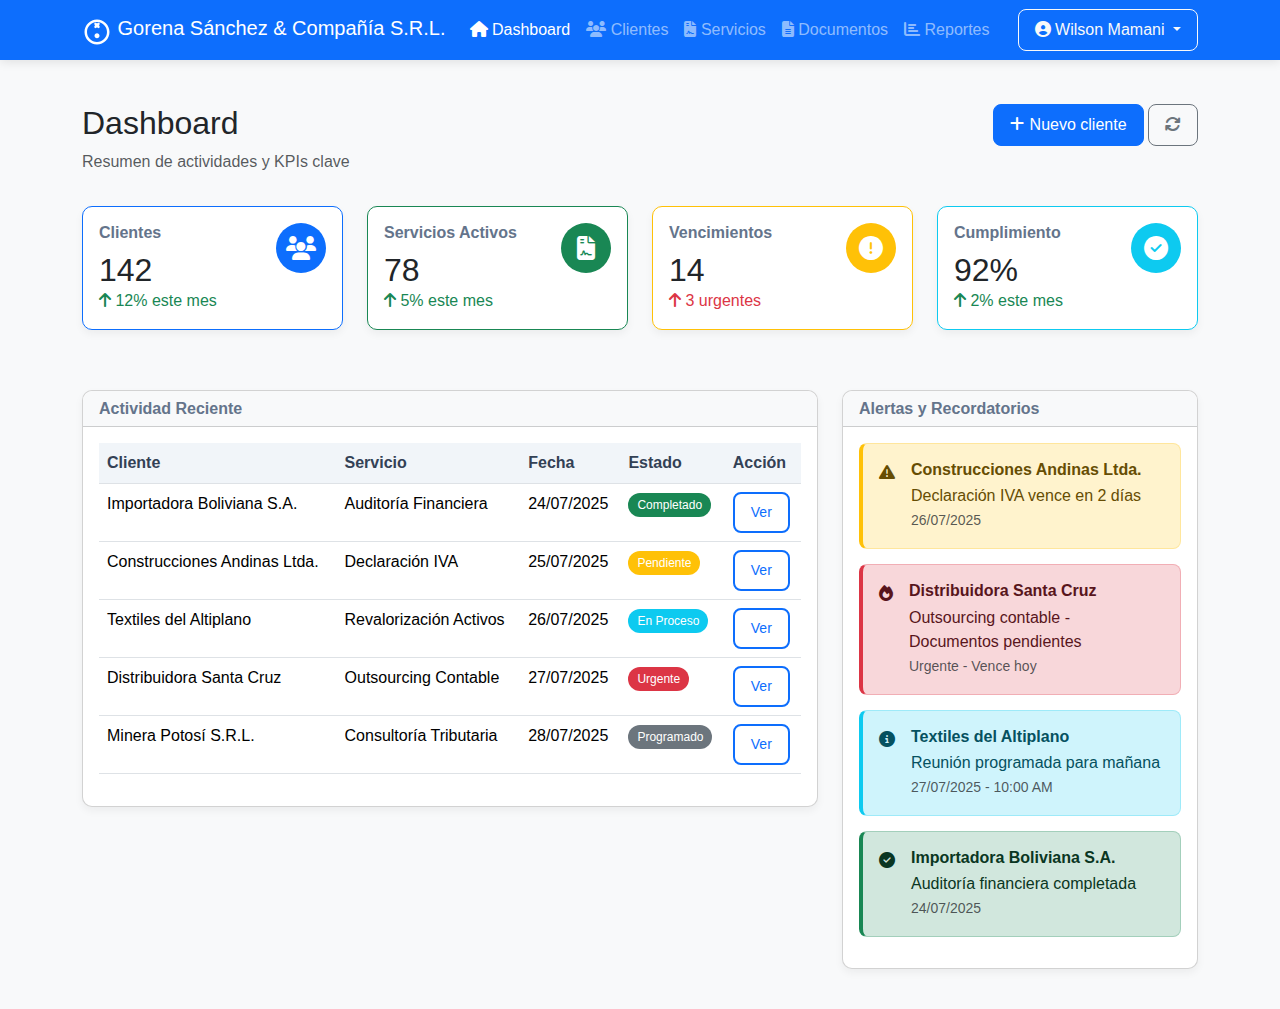
<file: index.html>
<!DOCTYPE html>
<html lang="es">
<head>
    <meta charset="UTF-8">
    <meta name="viewport" content="width=device-width, initial-scale=1.0">
    <title>Dashboard - Gorena Sánchez & Compañía S.R.L.</title>
    <link href="https://cdn.jsdelivr.net/npm/bootstrap@5.3.0/dist/css/bootstrap.min.css" rel="stylesheet">
    <link rel="stylesheet" href="https://cdnjs.cloudflare.com/ajax/libs/font-awesome/6.4.0/css/all.min.css">
    <link rel="stylesheet" href="styles.css">
</head>
<body>
    <!-- Barra de navegación -->
    <nav class="navbar navbar-expand-lg navbar-dark bg-primary">
        <div class="container">
            <a class="navbar-brand" href="index.html">
                <img src="[data-uri]" alt="Logo" width="30" height="30" class="d-inline-block align-text-top">
                Gorena Sánchez & Compañía S.R.L.
            </a>
            <button class="navbar-toggler" type="button" data-bs-toggle="collapse" data-bs-target="#navbarNav">
                <span class="navbar-toggler-icon"></span>
            </button>
            <div class="collapse navbar-collapse" id="navbarNav">
                <ul class="navbar-nav me-auto">
                    <li class="nav-item">
                        <a class="nav-link active" href="index.html"><i class="fas fa-home"></i> Dashboard</a>
                    </li>
                    <li class="nav-item">
                        <a class="nav-link" href="clientes.html"><i class="fas fa-users"></i> Clientes</a>
                    </li>
                    <li class="nav-item">
                        <a class="nav-link" href="servicios.html"><i class="fas fa-file-contract"></i> Servicios</a>
                    </li>
                    <li class="nav-item">
                        <a class="nav-link" href="documentos.html"><i class="fas fa-file-alt"></i> Documentos</a>
                    </li>
                    <li class="nav-item">
                        <a class="nav-link" href="reportes.html"><i class="fas fa-chart-bar"></i> Reportes</a>
                    </li>
                </ul>
                <div class="d-flex">
                    <div class="dropdown">
                        <button class="btn btn-outline-light dropdown-toggle" type="button" id="userDropdown" data-bs-toggle="dropdown">
                            <i class="fas fa-user-circle"></i> Wilson Mamani
                        </button>
                        <ul class="dropdown-menu dropdown-menu-end">
                            <li><a class="dropdown-item" href="#"><i class="fas fa-cog"></i> Configuración</a></li>
                            <li><a class="dropdown-item" href="#"><i class="fas fa-sign-out-alt"></i> Cerrar sesión</a></li>
                        </ul>
                    </div>
                </div>
            </div>
        </div>
    </nav>

    <!-- Contenido principal -->
    <div class="container mt-4">
        <section id="dashboard">
            <div class="row">
                <div class="col-md-8">
                    <h2>Dashboard</h2>
                    <p class="text-muted">Resumen de actividades y KPIs clave</p>
                </div>
                <div class="col-md-4 text-end">
                    <a href="clientes.html" class="btn btn-primary"><i class="fas fa-plus"></i> Nuevo cliente</a>
                    <button class="btn btn-outline-secondary"><i class="fas fa-sync"></i></button>
                </div>
            </div>

            <div class="row mt-3">
                <!-- Tarjetas de KPIs -->
                <div class="col-md-3 mb-4">
                    <div class="card border-primary">
                        <div class="card-body">
                            <div class="d-flex justify-content-between">
                                <div>
                                    <h5 class="card-title">Clientes</h5>
                                    <h2 class="card-text">142</h2>
                                </div>
                                <div class="icon-circle bg-primary">
                                    <i class="fas fa-users text-white"></i>
                                </div>
                            </div>
                            <p class="card-text text-success"><i class="fas fa-arrow-up"></i> 12% este mes</p>
                        </div>
                    </div>
                </div>
                <div class="col-md-3 mb-4">
                    <div class="card border-success">
                        <div class="card-body">
                            <div class="d-flex justify-content-between">
                                <div>
                                    <h5 class="card-title">Servicios Activos</h5>
                                    <h2 class="card-text">78</h2>
                                </div>
                                <div class="icon-circle bg-success">
                                    <i class="fas fa-file-contract text-white"></i>
                                </div>
                            </div>
                            <p class="card-text text-success"><i class="fas fa-arrow-up"></i> 5% este mes</p>
                        </div>
                    </div>
                </div>
                <div class="col-md-3 mb-4">
                    <div class="card border-warning">
                        <div class="card-body">
                            <div class="d-flex justify-content-between">
                                <div>
                                    <h5 class="card-title">Vencimientos</h5>
                                    <h2 class="card-text">14</h2>
                                </div>
                                <div class="icon-circle bg-warning">
                                    <i class="fas fa-exclamation-circle text-white"></i>
                                </div>
                            </div>
                            <p class="card-text text-danger"><i class="fas fa-arrow-up"></i> 3 urgentes</p>
                        </div>
                    </div>
                </div>
                <div class="col-md-3 mb-4">
                    <div class="card border-info">
                        <div class="card-body">
                            <div class="d-flex justify-content-between">
                                <div>
                                    <h5 class="card-title">Cumplimiento</h5>
                                    <h2 class="card-text">92%</h2>
                                </div>
                                <div class="icon-circle bg-info">
                                    <i class="fas fa-check-circle text-white"></i>
                                </div>
                            </div>
                            <p class="card-text text-success"><i class="fas fa-arrow-up"></i> 2% este mes</p>
                        </div>
                    </div>
                </div>
            </div>

            <!-- Gráficos y tablas -->
            <div class="row mt-3">
                <div class="col-md-8">
                    <div class="card">
                        <div class="card-header bg-light">
                            <h5 class="card-title mb-0">Actividad Reciente</h5>
                        </div>
                        <div class="card-body">
                            <div class="table-responsive">
                                <table class="table table-hover">
                                    <thead>
                                        <tr>
                                            <th>Cliente</th>
                                            <th>Servicio</th>
                                            <th>Fecha</th>
                                            <th>Estado</th>
                                            <th>Acción</th>
                                        </tr>
                                    </thead>
                                    <tbody>
                                        <tr>
                                            <td>Importadora Boliviana S.A.</td>
                                            <td>Auditoría Financiera</td>
                                            <td>24/07/2025</td>
                                            <td><span class="badge bg-success">Completado</span></td>
                                            <td><button class="btn btn-sm btn-outline-primary">Ver</button></td>
                                        </tr>
                                        <tr>
                                            <td>Construcciones Andinas Ltda.</td>
                                            <td>Declaración IVA</td>
                                            <td>25/07/2025</td>
                                            <td><span class="badge bg-warning">Pendiente</span></td>
                                            <td><button class="btn btn-sm btn-outline-primary">Ver</button></td>
                                        </tr>
                                        <tr>
                                            <td>Textiles del Altiplano</td>
                                            <td>Revalorización Activos</td>
                                            <td>26/07/2025</td>
                                            <td><span class="badge bg-info">En Proceso</span></td>
                                            <td><button class="btn btn-sm btn-outline-primary">Ver</button></td>
                                        </tr>
                                        <tr>
                                            <td>Distribuidora Santa Cruz</td>
                                            <td>Outsourcing Contable</td>
                                            <td>27/07/2025</td>
                                            <td><span class="badge bg-danger">Urgente</span></td>
                                            <td><button class="btn btn-sm btn-outline-primary">Ver</button></td>
                                        </tr>
                                        <tr>
                                            <td>Minera Potosí S.R.L.</td>
                                            <td>Consultoría Tributaria</td>
                                            <td>28/07/2025</td>
                                            <td><span class="badge bg-secondary">Programado</span></td>
                                            <td><button class="btn btn-sm btn-outline-primary">Ver</button></td>
                                        </tr>
                                    </tbody>
                                </table>
                            </div>
                        </div>
                    </div>
                </div>
                <div class="col-md-4">
                    <div class="card">
                        <div class="card-header bg-light">
                            <h5 class="card-title mb-0">Alertas y Recordatorios</h5>
                        </div>
                        <div class="card-body">
                            <div class="alert alert-warning">
                                <div class="d-flex">
                                    <i class="fas fa-exclamation-triangle me-3 mt-1"></i>
                                    <div>
                                        <h6>Construcciones Andinas Ltda.</h6>
                                        <p class="mb-0">Declaración IVA vence en 2 días</p>
                                        <small class="text-muted">26/07/2025</small>
                                    </div>
                                </div>
                            </div>
                            <div class="alert alert-danger">
                                <div class="d-flex">
                                    <i class="fas fa-fire me-3 mt-1"></i>
                                    <div>
                                        <h6>Distribuidora Santa Cruz</h6>
                                        <p class="mb-0">Outsourcing contable - Documentos pendientes</p>
                                        <small class="text-muted">Urgente - Vence hoy</small>
                                    </div>
                                </div>
                            </div>
                            <div class="alert alert-info">
                                <div class="d-flex">
                                    <i class="fas fa-info-circle me-3 mt-1"></i>
                                    <div>
                                        <h6>Textiles del Altiplano</h6>
                                        <p class="mb-0">Reunión programada para mañana</p>
                                        <small class="text-muted">27/07/2025 - 10:00 AM</small>
                                    </div>
                                </div>
                            </div>
                            <div class="alert alert-success">
                                <div class="d-flex">
                                    <i class="fas fa-check-circle me-3 mt-1"></i>
                                    <div>
                                        <h6>Importadora Boliviana S.A.</h6>
                                        <p class="mb-0">Auditoría financiera completada</p>
                                        <small class="text-muted">24/07/2025</small>
                                    </div>
                                </div>
                            </div>
                        </div>
                    </div>
                </div>
            </div>
        </section>
    </div>

    <script src="https://cdn.jsdelivr.net/npm/bootstrap@5.3.0/dist/js/bootstrap.bundle.min.js"></script>
    <script src="script.js"></script>
</body>
</html>
</file>
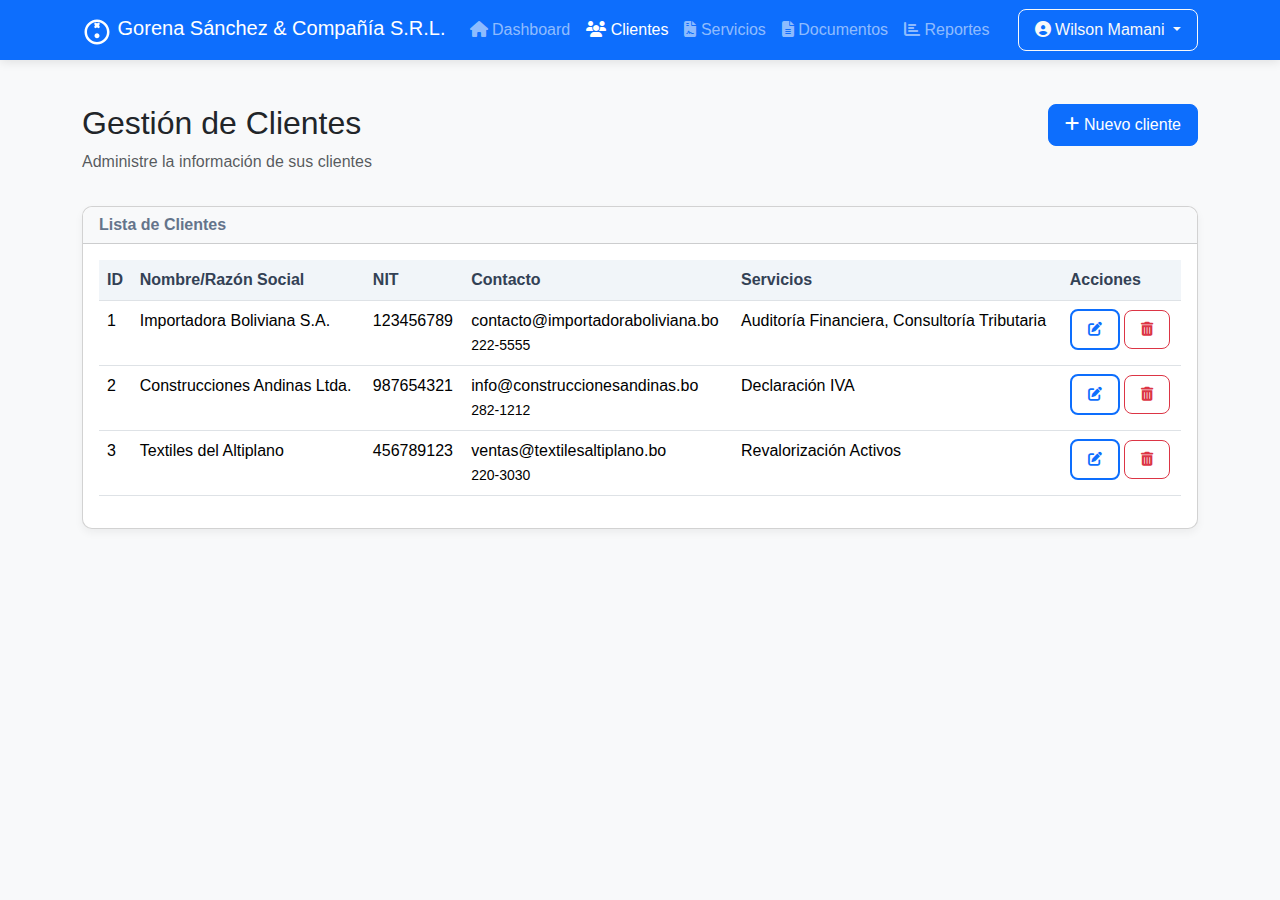
<file: clientes.html>
<!DOCTYPE html>
<html lang="es">
<head>
    <meta charset="UTF-8">
    <meta name="viewport" content="width=device-width, initial-scale=1.0">
    <title>Clientes - Gorena Sánchez & Compañía S.R.L.</title>
    <link href="https://cdn.jsdelivr.net/npm/bootstrap@5.3.0/dist/css/bootstrap.min.css" rel="stylesheet">
    <link rel="stylesheet" href="https://cdnjs.cloudflare.com/ajax/libs/font-awesome/6.4.0/css/all.min.css">
    <link rel="stylesheet" href="styles.css">
</head>
<body>
    <nav class="navbar navbar-expand-lg navbar-dark bg-primary">
        <div class="container">
            <a class="navbar-brand" href="index.html">
                <img src="[data-uri]" alt="Logo" width="30" height="30" class="d-inline-block align-text-top">
                Gorena Sánchez & Compañía S.R.L.
            </a>
            <button class="navbar-toggler" type="button" data-bs-toggle="collapse" data-bs-target="#navbarNav">
                <span class="navbar-toggler-icon"></span>
            </button>
            <div class="collapse navbar-collapse" id="navbarNav">
                <ul class="navbar-nav me-auto">
                    <li class="nav-item">
                        <a class="nav-link" href="index.html"><i class="fas fa-home"></i> Dashboard</a>
                    </li>
                    <li class="nav-item">
                        <a class="nav-link active" href="clientes.html"><i class="fas fa-users"></i> Clientes</a>
                    </li>
                    <li class="nav-item">
                        <a class="nav-link" href="servicios.html"><i class="fas fa-file-contract"></i> Servicios</a>
                    </li>
                    <li class="nav-item">
                        <a class="nav-link" href="documentos.html"><i class="fas fa-file-alt"></i> Documentos</a>
                    </li>
                    <li class="nav-item">
                        <a class="nav-link" href="reportes.html"><i class="fas fa-chart-bar"></i> Reportes</a>
                    </li>
                </ul>
                <div class="d-flex">
                    <div class="dropdown">
                        <button class="btn btn-outline-light dropdown-toggle" type="button" id="userDropdown" data-bs-toggle="dropdown">
                            <i class="fas fa-user-circle"></i> Wilson Mamani
                        </button>
                        <ul class="dropdown-menu dropdown-menu-end">
                            <li><a class="dropdown-item" href="#"><i class="fas fa-cog"></i> Configuración</a></li>
                            <li><a class="dropdown-item" href="#"><i class="fas fa-sign-out-alt"></i> Cerrar sesión</a></li>
                        </ul>
                    </div>
                </div>
            </div>
        </div>
    </nav>

    <div class="container mt-4">
        <section id="clientes">
            <div class="row">
                <div class="col-md-8">
                    <h2>Gestión de Clientes</h2>
                    <p class="text-muted">Administre la información de sus clientes</p>
                </div>
                <div class="col-md-4 text-end">
                    <button class="btn btn-primary" data-bs-toggle="modal" data-bs-target="#modalCliente"><i class="fas fa-plus"></i> Nuevo cliente</button>
                </div>
            </div>

            <div class="row mt-3">
                <div class="col-md-12">
                    <div class="card">
                        <div class="card-header bg-light">
                            <h5 class="card-title mb-0">Lista de Clientes</h5>
                        </div>
                        <div class="card-body">
                            <div class="table-responsive">
                                <table class="table table-hover">
                                    <thead>
                                        <tr>
                                            <th>ID</th>
                                            <th>Nombre/Razón Social</th>
                                            <th>NIT</th>
                                            <th>Contacto</th>
                                            <th>Servicios</th>
                                            <th>Acciones</th>
                                        </tr>
                                    </thead>
                                    <tbody>
                                        <tr>
                                            <td>1</td>
                                            <td>Importadora Boliviana S.A.</td>
                                            <td>123456789</td>
                                            <td>contacto@importadoraboliviana.bo<br><small>222-5555</small></td>
                                            <td>Auditoría Financiera, Consultoría Tributaria</td>
                                            <td>
                                                <button class="btn btn-sm btn-outline-primary">
                                                    <i class="fas fa-edit"></i>
                                                </button>
                                                <button class="btn btn-sm btn-outline-danger">
                                                    <i class="fas fa-trash-alt"></i>
                                                </button>
                                            </td>
                                        </tr>
                                        <tr>
                                            <td>2</td>
                                            <td>Construcciones Andinas Ltda.</td>
                                            <td>987654321</td>
                                            <td>info@construccionesandinas.bo<br><small>282-1212</small></td>
                                            <td>Declaración IVA</td>
                                            <td>
                                                <button class="btn btn-sm btn-outline-primary">
                                                    <i class="fas fa-edit"></i>
                                                </button>
                                                <button class="btn btn-sm btn-outline-danger">
                                                    <i class="fas fa-trash-alt"></i>
                                                </button>
                                            </td>
                                        </tr>
                                        <tr>
                                            <td>3</td>
                                            <td>Textiles del Altiplano</td>
                                            <td>456789123</td>
                                            <td>ventas@textilesaltiplano.bo<br><small>220-3030</small></td>
                                            <td>Revalorización Activos</td>
                                            <td>
                                                <button class="btn btn-sm btn-outline-primary">
                                                    <i class="fas fa-edit"></i>
                                                </button>
                                                <button class="btn btn-sm btn-outline-danger">
                                                    <i class="fas fa-trash-alt"></i>
                                                </button>
                                            </td>
                                        </tr>
                                    </tbody>
                                </table>
                            </div>
                        </div>
                    </div>
                </div>
            </div>

            <!-- Modal para nuevo cliente -->
            <div class="modal fade" id="modalCliente" tabindex="-1">
                <div class="modal-dialog modal-lg">
                    <div class="modal-content">
                        <div class="modal-header">
                            <h5 class="modal-title">Nuevo Cliente</h5>
                            <button type="button" class="btn-close" data-bs-dismiss="modal"></button>
                        </div>
                        <div class="modal-body">
                            <form>
                                <div class="row">
                                    <div class="col-md-6">
                                        <div class="mb-3">
                                            <label for="nombre" class="form-label">Nombre/Razón Social</label>
                                            <input type="text" class="form-control" id="nombre" required>
                                        </div>
                                    </div>
                                    <div class="col-md-6">
                                        <div class="mb-3">
                                            <label for="nit" class="form-label">NIT</label>
                                            <input type="text" class="form-control" id="nit" required>
                                        </div>
                                    </div>
                                </div>
                                <div class="row">
                                    <div class="col-md-6">
                                        <div class="mb-3">
                                            <label for="direccion" class="form-label">Dirección</label>
                                            <input type="text" class="form-control" id="direccion" required>
                                        </div>
                                    </div>
                                    <div class="col-md-6">
                                        <div class="mb-3">
                                            <label for="telefono" class="form-label">Teléfono</label>
                                            <input type="text" class="form-control" id="telefono" required>
                                        </div>
                                    </div>
                                </div>
                                <div class="row">
                                    <div class="col-md-6">
                                        <div class="mb-3">
                                            <label for="email" class="form-label">Email</label>
                                            <input type="email" class="form-control" id="email" required>
                                        </div>
                                    </div>
                                    <div class="col-md-6">
                                        <div class="mb-3">
                                            <label for="servicios" class="form-label">Servicios</label>
                                            <select class="form-select" id="servicios" multiple>
                                                <option value="1">Auditoría Financiera</option>
                                                <option value="2">Declaración IVA</option>
                                                <option value="3">Consultoría Tributaria</option>
                                                <option value="4">Revalorización Activos</option>
                                                <option value="5">Outsourcing Contable</option>
                                            </select>
                                        </div>
                                    </div>
                                </div>
                            </form>
                        </div>
                        <div class="modal-footer">
                            <button type="button" class="btn btn-secondary" data-bs-dismiss="modal">Cancelar</button>
                            <button type="button" class="btn btn-primary">Guardar</button>
                        </div>
                    </div>
                </div>
            </div>
        </section>
    </div>

    <script src="https://cdn.jsdelivr.net/npm/bootstrap@5.3.0/dist/js/bootstrap.bundle.min.js"></script>
    <script src="script.js"></script>
</body>
</html>
</file>
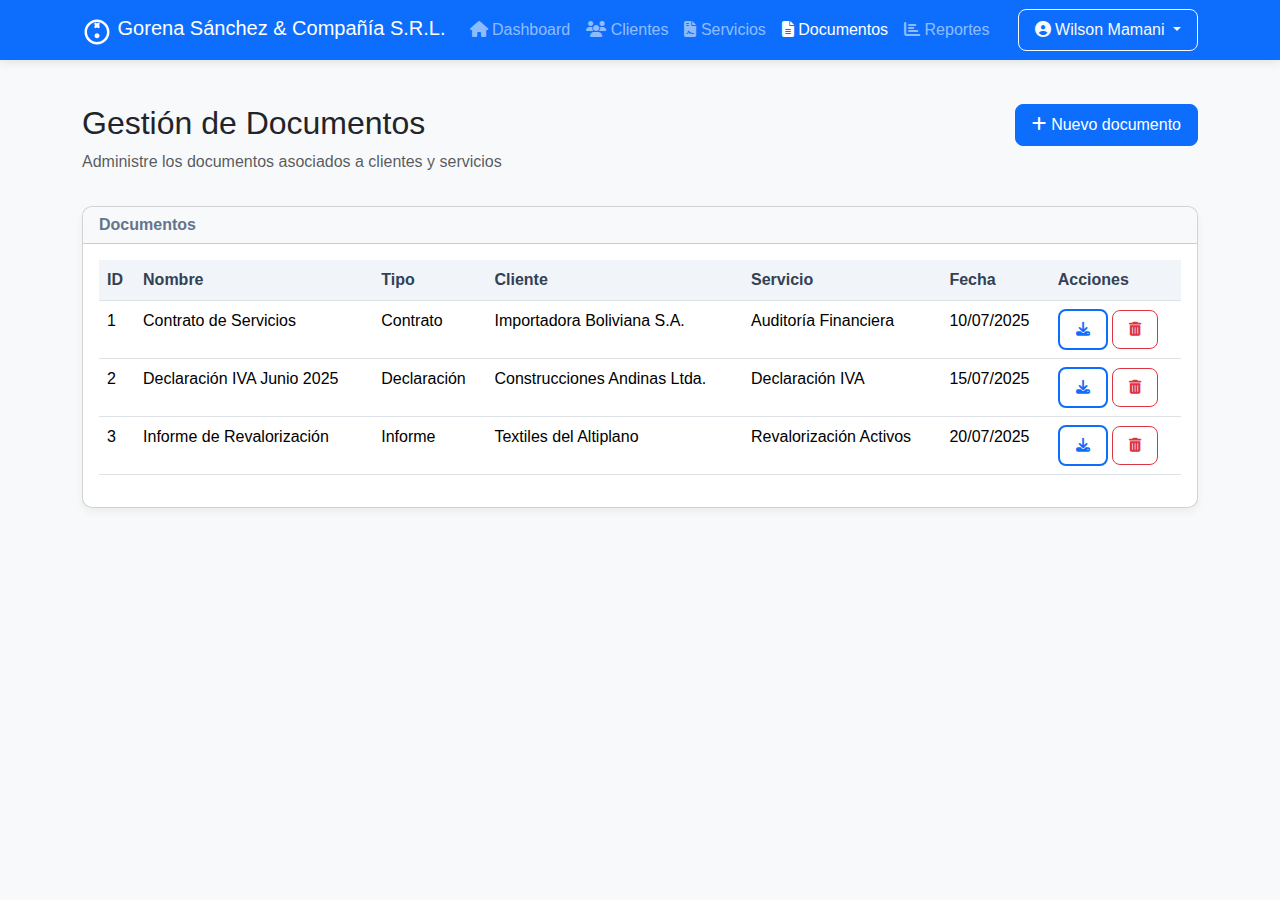
<file: documentos.html>
<!DOCTYPE html>
<html lang="es">
<head>
    <meta charset="UTF-8">
    <meta name="viewport" content="width=device-width, initial-scale=1.0">
    <title>Documentos - Gorena Sánchez & Compañía S.R.L.</title>
    <link href="https://cdn.jsdelivr.net/npm/bootstrap@5.3.0/dist/css/bootstrap.min.css" rel="stylesheet">
    <link rel="stylesheet" href="https://cdnjs.cloudflare.com/ajax/libs/font-awesome/6.4.0/css/all.min.css">
    <link rel="stylesheet" href="styles.css">
</head>
<body>
    <nav class="navbar navbar-expand-lg navbar-dark bg-primary">
        <div class="container">
            <a class="navbar-brand" href="index.html">
                <img src="[data-uri]" alt="Logo" width="30" height="30" class="d-inline-block align-text-top">
                Gorena Sánchez & Compañía S.R.L.
            </a>
            <button class="navbar-toggler" type="button" data-bs-toggle="collapse" data-bs-target="#navbarNav">
                <span class="navbar-toggler-icon"></span>
            </button>
            <div class="collapse navbar-collapse" id="navbarNav">
                <ul class="navbar-nav me-auto">
                    <li class="nav-item">
                        <a class="nav-link" href="index.html"><i class="fas fa-home"></i> Dashboard</a>
                    </li>
                    <li class="nav-item">
                        <a class="nav-link" href="clientes.html"><i class="fas fa-users"></i> Clientes</a>
                    </li>
                    <li class="nav-item">
                        <a class="nav-link" href="servicios.html"><i class="fas fa-file-contract"></i> Servicios</a>
                    </li>
                    <li class="nav-item">
                        <a class="nav-link active" href="documentos.html"><i class="fas fa-file-alt"></i> Documentos</a>
                    </li>
                    <li class="nav-item">
                        <a class="nav-link" href="reportes.html"><i class="fas fa-chart-bar"></i> Reportes</a>
                    </li>
                </ul>
                <div class="d-flex">
                    <div class="dropdown">
                        <button class="btn btn-outline-light dropdown-toggle" type="button" id="userDropdown" data-bs-toggle="dropdown">
                            <i class="fas fa-user-circle"></i> Wilson Mamani
                        </button>
                        <ul class="dropdown-menu dropdown-menu-end">
                            <li><a class="dropdown-item" href="#"><i class="fas fa-cog"></i> Configuración</a></li>
                            <li><a class="dropdown-item" href="#"><i class="fas fa-sign-out-alt"></i> Cerrar sesión</a></li>
                        </ul>
                    </div>
                </div>
            </div>
        </div>
    </nav>

    <div class="container mt-4">
        <section id="documentos">
            <div class="row">
                <div class="col-md-8">
                    <h2>Gestión de Documentos</h2>
                    <p class="text-muted">Administre los documentos asociados a clientes y servicios</p>
                </div>
                <div class="col-md-4 text-end">
                    <button class="btn btn-primary" data-bs-toggle="modal" data-bs-target="#modalDocumento"><i class="fas fa-plus"></i> Nuevo documento</button>
                </div>
            </div>

            <div class="row mt-3">
                <div class="col-md-12">
                    <div class="card">
                        <div class="card-header bg-light">
                            <h5 class="card-title mb-0">Documentos</h5>
                        </div>
                        <div class="card-body">
                            <div class="table-responsive">
                                <table class="table table-hover">
                                    <thead>
                                        <tr>
                                            <th>ID</th>
                                            <th>Nombre</th>
                                            <th>Tipo</th>
                                            <th>Cliente</th>
                                            <th>Servicio</th>
                                            <th>Fecha</th>
                                            <th>Acciones</th>
                                        </tr>
                                    </thead>
                                    <tbody>
                                        <tr>
                                            <td>1</td>
                                            <td>Contrato de Servicios</td>
                                            <td>Contrato</td>
                                            <td>Importadora Boliviana S.A.</td>
                                            <td>Auditoría Financiera</td>
                                            <td>10/07/2025</td>
                                            <td>
                                                <button class="btn btn-sm btn-outline-primary">
                                                    <i class="fas fa-download"></i>
                                                </button>
                                                <button class="btn btn-sm btn-outline-danger">
                                                    <i class="fas fa-trash-alt"></i>
                                                </button>
                                            </td>
                                        </tr>
                                        <tr>
                                            <td>2</td>
                                            <td>Declaración IVA Junio 2025</td>
                                            <td>Declaración</td>
                                            <td>Construcciones Andinas Ltda.</td>
                                            <td>Declaración IVA</td>
                                            <td>15/07/2025</td>
                                            <td>
                                                <button class="btn btn-sm btn-outline-primary">
                                                    <i class="fas fa-download"></i>
                                                </button>
                                                <button class="btn btn-sm btn-outline-danger">
                                                    <i class="fas fa-trash-alt"></i>
                                                </button>
                                            </td>
                                        </tr>
                                        <tr>
                                            <td>3</td>
                                            <td>Informe de Revalorización</td>
                                            <td>Informe</td>
                                            <td>Textiles del Altiplano</td>
                                            <td>Revalorización Activos</td>
                                            <td>20/07/2025</td>
                                            <td>
                                                <button class="btn btn-sm btn-outline-primary">
                                                    <i class="fas fa-download"></i>
                                                </button>
                                                <button class="btn btn-sm btn-outline-danger">
                                                    <i class="fas fa-trash-alt"></i>
                                                </button>
                                            </td>
                                        </tr>
                                    </tbody>
                                </table>
                            </div>
                        </div>
                    </div>
                </div>
            </div>

            <!-- Modal para nuevo documento -->
            <div class="modal fade" id="modalDocumento" tabindex="-1">
                <div class="modal-dialog modal-lg">
                    <div class="modal-content">
                        <div class="modal-header">
                            <h5 class="modal-title">Nuevo Documento</h5>
                            <button type="button" class="btn-close" data-bs-dismiss="modal"></button>
                        </div>
                        <div class="modal-body">
                            <form>
                                <div class="mb-3">
                                    <label for="nombreDocumento" class="form-label">Nombre del Documento</label>
                                    <input type="text" class="form-control" id="nombreDocumento" required>
                                </div>
                                <div class="row">
                                    <div class="col-md-6">
                                        <div class="mb-3">
                                            <label for="tipoDocumento" class="form-label">Tipo de Documento</label>
                                            <select class="form-select" id="tipoDocumento">
                                                <option value="Contrato">Contrato</option>
                                                <option value="Factura">Factura</option>
                                                <option value="Declaración">Declaración</option>
                                                <option value="Informe">Informe</option>
                                                <option value="Otro">Otro</option>
                                            </select>
                                        </div>
                                    </div>
                                    <div class="col-md-6">
                                        <div class="mb-3">
                                            <label for="fechaDocumento" class="form-label">Fecha</label>
                                            <input type="date" class="form-control" id="fechaDocumento" required>
                                        </div>
                                    </div>
                                </div>
                                <div class="row">
                                    <div class="col-md-6">
                                        <div class="mb-3">
                                            <label for="clienteDocumento" class="form-label">Cliente</label>
                                            <select class="form-select" id="clienteDocumento">
                                                <option value="1">Importadora Boliviana S.A.</option>
                                                <option value="2">Construcciones Andinas Ltda.</option>
                                                <option value="3">Textiles del Altiplano</option>
                                            </select>
                                        </div>
                                    </div>
                                    <div class="col-md-6">
                                        <div class="mb-3">
                                            <label for="servicioDocumento" class="form-label">Servicio</label>
                                            <select class="form-select" id="servicioDocumento">
                                                <option value="1">Auditoría Financiera</option>
                                                <option value="2">Declaración IVA</option>
                                                <option value="3">Consultoría Tributaria</option>
                                                <option value="4">Revalorización Activos</option>
                                            </select>
                                        </div>
                                    </div>
                                </div>
                                <div class="mb-3">
                                    <label for="archivoDocumento" class="form-label">Archivo</label>
                                    <input type="file" class="form-control" id="archivoDocumento">
                                </div>
                            </form>
                        </div>
                        <div class="modal-footer">
                            <button type="button" class="btn btn-secondary" data-bs-dismiss="modal">Cancelar</button>
                            <button type="button" class="btn btn-primary">Guardar</button>
                        </div>
                    </div>
                </div>
            </div>
        </section>
    </div>

    <script src="https://cdn.jsdelivr.net/npm/bootstrap@5.3.0/dist/js/bootstrap.bundle.min.js"></script>
    <script src="script.js"></script>
</body>
</html>
</file>
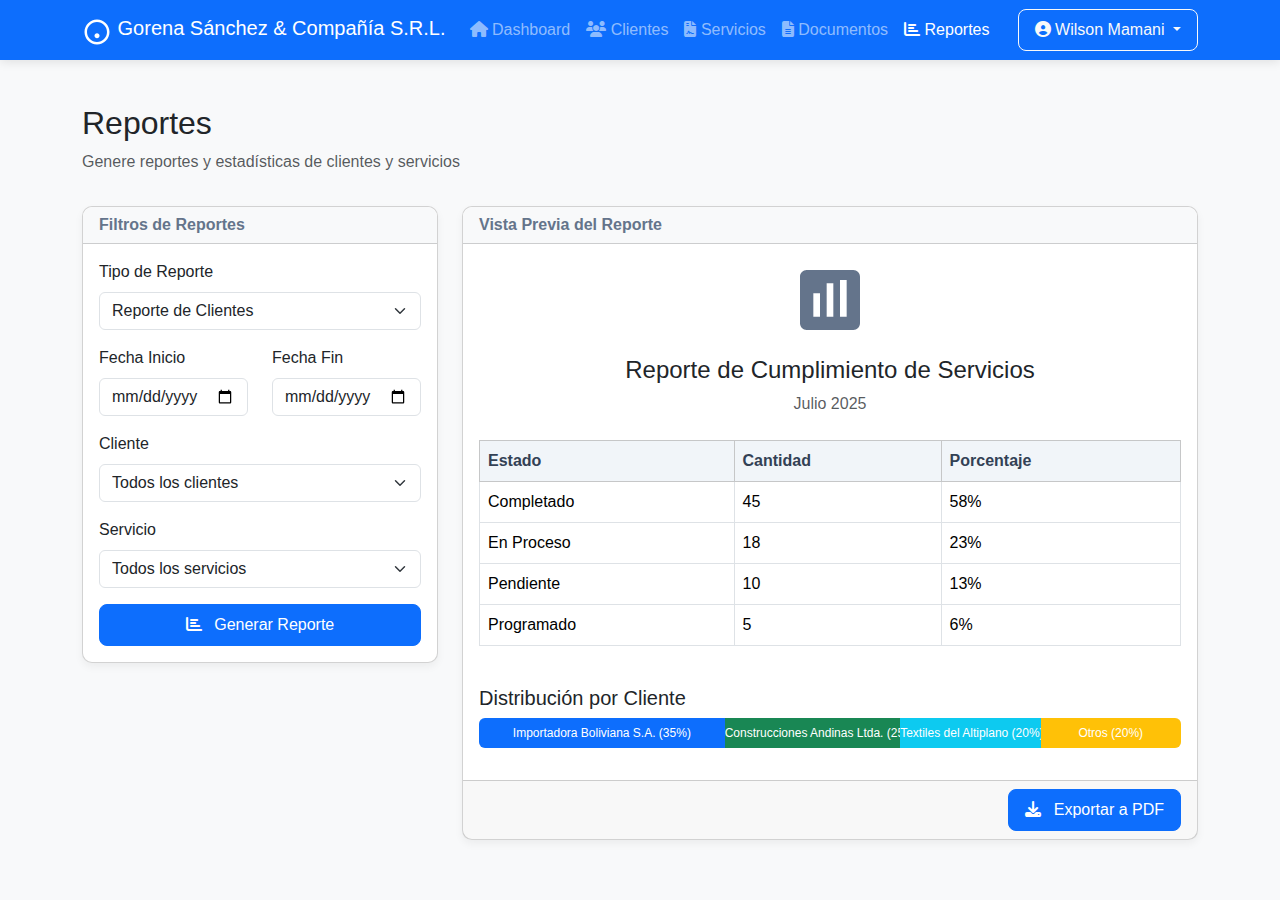
<file: reportes.html>
<!DOCTYPE html>
<html lang="es">
<head>
    <meta charset="UTF-8">
    <meta name="viewport" content="width=device-width, initial-scale=1.0">
    <title>Reportes - Gorena Sánchez & Compañía S.R.L.</title>
    <link href="https://cdn.jsdelivr.net/npm/bootstrap@5.3.0/dist/css/bootstrap.min.css" rel="stylesheet">
    <link rel="stylesheet" href="https://cdnjs.cloudflare.com/ajax/libs/font-awesome/6.4.0/css/all.min.css">
    <link rel="stylesheet" href="styles.css">
</head>
<body>
    <nav class="navbar navbar-expand-lg navbar-dark bg-primary">
        <div class="container">
            <a class="navbar-brand" href="index.html">
                <img src="[data-uri]" alt="Logo" width="30" height="30" class="d-inline-block align-text-top">
                Gorena Sánchez & Compañía S.R.L.
            </a>
            <button class="navbar-toggler" type="button" data-bs-toggle="collapse" data-bs-target="#navbarNav">
                <span class="navbar-toggler-icon"></span>
            </button>
            <div class="collapse navbar-collapse" id="navbarNav">
                <ul class="navbar-nav me-auto">
                    <li class="nav-item">
                        <a class="nav-link" href="index.html"><i class="fas fa-home"></i> Dashboard</a>
                    </li>
                    <li class="nav-item">
                        <a class="nav-link" href="clientes.html"><i class="fas fa-users"></i> Clientes</a>
                    </li>
                    <li class="nav-item">
                        <a class="nav-link" href="servicios.html"><i class="fas fa-file-contract"></i> Servicios</a>
                    </li>
                    <li class="nav-item">
                        <a class="nav-link" href="documentos.html"><i class="fas fa-file-alt"></i> Documentos</a>
                    </li>
                    <li class="nav-item">
                        <a class="nav-link active" href="reportes.html"><i class="fas fa-chart-bar"></i> Reportes</a>
                    </li>
                </ul>
                <div class="d-flex">
                    <div class="dropdown">
                        <button class="btn btn-outline-light dropdown-toggle" type="button" id="userDropdown" data-bs-toggle="dropdown">
                            <i class="fas fa-user-circle"></i> Wilson Mamani
                        </button>
                        <ul class="dropdown-menu dropdown-menu-end">
                            <li><a class="dropdown-item" href="#"><i class="fas fa-cog"></i> Configuración</a></li>
                            <li><a class="dropdown-item" href="#"><i class="fas fa-sign-out-alt"></i> Cerrar sesión</a></li>
                        </ul>
                    </div>
                </div>
            </div>
        </div>
    </nav>

    <div class="container mt-4">
        <section id="reportes">
            <div class="row">
                <div class="col-md-12">
                    <h2>Reportes</h2>
                    <p class="text-muted">Genere reportes y estadísticas de clientes y servicios</p>
                </div>
            </div>

            <div class="row mt-3">
                <div class="col-md-4">
                    <div class="card">
                        <div class="card-header bg-light">
                            <h5 class="card-title mb-0">Filtros de Reportes</h5>
                        </div>
                        <div class="card-body">
                            <form>
                                <div class="mb-3">
                                    <label for="tipoReporte" class="form-label">Tipo de Reporte</label>
                                    <select class="form-select" id="tipoReporte">
                                        <option value="clientes">Reporte de Clientes</option>
                                        <option value="servicios">Reporte de Servicios</option>
                                        <option value="cumplimiento">Cumplimiento de Servicios</option>
                                        <option value="financiero">Reporte Financiero</option>
                                    </select>
                                </div>
                                <div class="row">
                                    <div class="col-md-6">
                                        <div class="mb-3">
                                            <label for="fechaInicio" class="form-label">Fecha Inicio</label>
                                            <input type="date" class="form-control" id="fechaInicio">
                                        </div>
                                    </div>
                                    <div class="col-md-6">
                                        <div class="mb-3">
                                            <label for="fechaFin" class="form-label">Fecha Fin</label>
                                            <input type="date" class="form-control" id="fechaFin">
                                        </div>
                                    </div>
                                </div>
                                <div class="mb-3">
                                    <label for="clienteReporte" class="form-label">Cliente</label>
                                    <select class="form-select" id="clienteReporte">
                                        <option value="todos">Todos los clientes</option>
                                        <option value="1">Importadora Boliviana S.A.</option>
                                        <option value="2">Construcciones Andinas Ltda.</option>
                                        <option value="3">Textiles del Altiplano</option>
                                    </select>
                                </div>
                                <div class="mb-3">
                                    <label for="servicioReporte" class="form-label">Servicio</label>
                                    <select class="form-select" id="servicioReporte">
                                        <option value="todos">Todos los servicios</option>
                                        <option value="1">Auditoría Financiera</option>
                                        <option value="2">Declaración IVA</option>
                                        <option value="3">Consultoría Tributaria</option>
                                        <option value="4">Revalorización Activos</option>
                                    </select>
                                </div>
                                <button type="button" class="btn btn-primary w-100">
                                    <i class="fas fa-chart-bar me-2"></i> Generar Reporte
                                </button>
                            </form>
                        </div>
                    </div>
                </div>
                <div class="col-md-8">
                    <div class="card">
                        <div class="card-header bg-light">
                            <h5 class="card-title mb-0">Vista Previa del Reporte</h5>
                        </div>
                        <div class="card-body">
                            <div class="text-center">
                                <img src="[data-uri]" alt="Gráfico" class="mb-3">
                                <h4>Reporte de Cumplimiento de Servicios</h4>
                                <p class="text-muted">Julio 2025</p>
                            </div>
                            <div class="table-responsive mt-4">
                                <table class="table table-bordered">
                                    <thead class="table-light">
                                        <tr>
                                            <th>Estado</th>
                                            <th>Cantidad</th>
                                            <th>Porcentaje</th>
                                        </tr>
                                    </thead>
                                    <tbody>
                                        <tr>
                                            <td>Completado</td>
                                            <td>45</td>
                                            <td>58%</td>
                                        </tr>
                                        <tr>
                                            <td>En Proceso</td>
                                            <td>18</td>
                                            <td>23%</td>
                                        </tr>
                                        <tr>
                                            <td>Pendiente</td>
                                            <td>10</td>
                                            <td>13%</td>
                                        </tr>
                                        <tr>
                                            <td>Programado</td>
                                            <td>5</td>
                                            <td>6%</td>
                                        </tr>
                                    </tbody>
                                </table>
                            </div>
                            <div class="mt-4">
                                <h5>Distribución por Cliente</h5>
                                <div class="progress mb-3" style="height: 30px;">
                                    <div class="progress-bar" role="progressbar" style="width: 35%;" aria-valuenow="35" aria-valuemin="0" aria-valuemax="100">Importadora Boliviana S.A. (35%)</div>
                                    <div class="progress-bar bg-success" role="progressbar" style="width: 25%;" aria-valuenow="25" aria-valuemin="0" aria-valuemax="100">Construcciones Andinas Ltda. (25%)</div>
                                    <div class="progress-bar bg-info" role="progressbar" style="width: 20%;" aria-valuenow="20" aria-valuemin="0" aria-valuemax="100">Textiles del Altiplano (20%)</div>
                                    <div class="progress-bar bg-warning" role="progressbar" style="width: 20%;" aria-valuenow="20" aria-valuemin="0" aria-valuemax="100">Otros (20%)</div>
                                </div>
                            </div>
                        </div>
                        <div class="card-footer text-end">
                            <button class="btn btn-primary">
                                <i class="fas fa-download me-2"></i> Exportar a PDF
                            </button>
                        </div>
                    </div>
                </div>
            </div>
        </section>
    </div>

    <script src="https://cdn.jsdelivr.net/npm/bootstrap@5.3.0/dist/js/bootstrap.bundle.min.js"></script>
    <script src="script.js"></script>
</body>
</html>
</file>
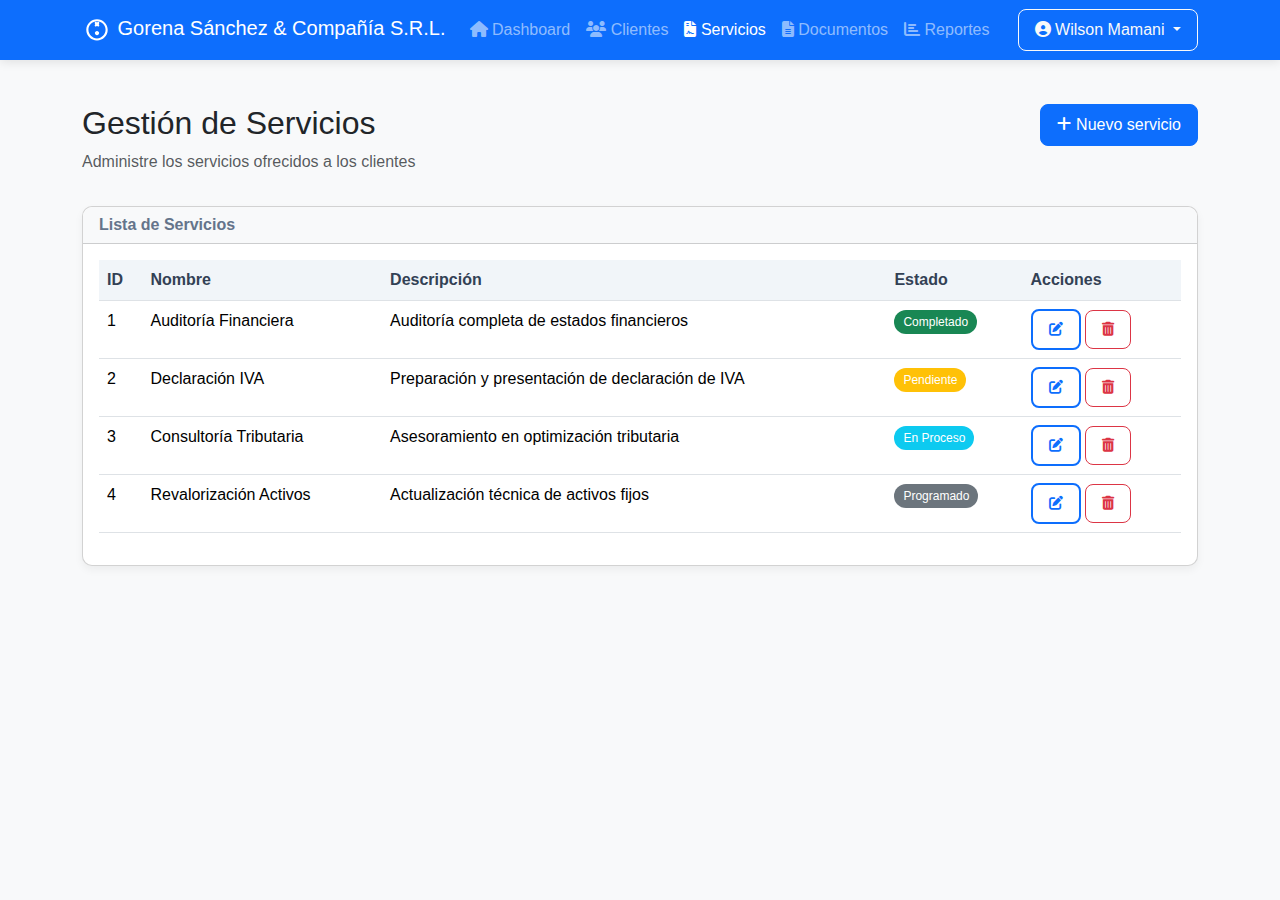
<file: servicios.html>
<!DOCTYPE html>
<html lang="es">
<head>
    <meta charset="UTF-8">
    <meta name="viewport" content="width=device-width, initial-scale=1.0">
    <title>Servicios - Gorena Sánchez & Compañía S.R.L.</title>
    <link href="https://cdn.jsdelivr.net/npm/bootstrap@5.3.0/dist/css/bootstrap.min.css" rel="stylesheet">
    <link rel="stylesheet" href="https://cdnjs.cloudflare.com/ajax/libs/font-awesome/6.4.0/css/all.min.css">
    <link rel="stylesheet" href="styles.css">
</head>
<body>
    <nav class="navbar navbar-expand-lg navbar-dark bg-primary">
        <div class="container">
            <a class="navbar-brand" href="index.html">
                <img src="[data-uri]" alt="Logo" width="30" height="30" class="d-inline-block align-text-top">
                Gorena Sánchez & Compañía S.R.L.
            </a>
            <button class="navbar-toggler" type="button" data-bs-toggle="collapse" data-bs-target="#navbarNav">
                <span class="navbar-toggler-icon"></span>
            </button>
            <div class="collapse navbar-collapse" id="navbarNav">
                <ul class="navbar-nav me-auto">
                    <li class="nav-item">
                        <a class="nav-link" href="index.html"><i class="fas fa-home"></i> Dashboard</a>
                    </li>
                    <li class="nav-item">
                        <a class="nav-link" href="clientes.html"><i class="fas fa-users"></i> Clientes</a>
                    </li>
                    <li class="nav-item">
                        <a class="nav-link active" href="servicios.html"><i class="fas fa-file-contract"></i> Servicios</a>
                    </li>
                    <li class="nav-item">
                        <a class="nav-link" href="documentos.html"><i class="fas fa-file-alt"></i> Documentos</a>
                    </li>
                    <li class="nav-item">
                        <a class="nav-link" href="reportes.html"><i class="fas fa-chart-bar"></i> Reportes</a>
                    </li>
                </ul>
                <div class="d-flex">
                    <div class="dropdown">
                        <button class="btn btn-outline-light dropdown-toggle" type="button" id="userDropdown" data-bs-toggle="dropdown">
                            <i class="fas fa-user-circle"></i> Wilson Mamani
                        </button>
                        <ul class="dropdown-menu dropdown-menu-end">
                            <li><a class="dropdown-item" href="#"><i class="fas fa-cog"></i> Configuración</a></li>
                            <li><a class="dropdown-item" href="#"><i class="fas fa-sign-out-alt"></i> Cerrar sesión</a></li>
                        </ul>
                    </div>
                </div>
            </div>
        </div>
    </nav>

    <div class="container mt-4">
        <section id="servicios">
            <div class="row">
                <div class="col-md-8">
                    <h2>Gestión de Servicios</h2>
                    <p class="text-muted">Administre los servicios ofrecidos a los clientes</p>
                </div>
                <div class="col-md-4 text-end">
                    <button class="btn btn-primary" data-bs-toggle="modal" data-bs-target="#modalServicio"><i class="fas fa-plus"></i> Nuevo servicio</button>
                </div>
            </div>

            <div class="row mt-3">
                <div class="col-md-12">
                    <div class="card">
                        <div class="card-header bg-light">
                            <h5 class="card-title mb-0">Lista de Servicios</h5>
                        </div>
                        <div class="card-body">
                            <div class="table-responsive">
                                <table class="table table-hover">
                                    <thead>
                                        <tr>
                                            <th>ID</th>
                                            <th>Nombre</th>
                                            <th>Descripción</th>
                                            <th>Estado</th>
                                            <th>Acciones</th>
                                        </tr>
                                    </thead>
                                    <tbody>
                                        <tr>
                                            <td>1</td>
                                            <td>Auditoría Financiera</td>
                                            <td>Auditoría completa de estados financieros</td>
                                            <td><span class="badge bg-success">Completado</span></td>
                                            <td>
                                                <button class="btn btn-sm btn-outline-primary">
                                                    <i class="fas fa-edit"></i>
                                                </button>
                                                <button class="btn btn-sm btn-outline-danger">
                                                    <i class="fas fa-trash-alt"></i>
                                                </button>
                                            </td>
                                        </tr>
                                        <tr>
                                            <td>2</td>
                                            <td>Declaración IVA</td>
                                            <td>Preparación y presentación de declaración de IVA</td>
                                            <td><span class="badge bg-warning">Pendiente</span></td>
                                            <td>
                                                <button class="btn btn-sm btn-outline-primary">
                                                    <i class="fas fa-edit"></i>
                                                </button>
                                                <button class="btn btn-sm btn-outline-danger">
                                                    <i class="fas fa-trash-alt"></i>
                                                </button>
                                            </td>
                                        </tr>
                                        <tr>
                                            <td>3</td>
                                            <td>Consultoría Tributaria</td>
                                            <td>Asesoramiento en optimización tributaria</td>
                                            <td><span class="badge bg-info">En Proceso</span></td>
                                            <td>
                                                <button class="btn btn-sm btn-outline-primary">
                                                    <i class="fas fa-edit"></i>
                                                </button>
                                                <button class="btn btn-sm btn-outline-danger">
                                                    <i class="fas fa-trash-alt"></i>
                                                </button>
                                            </td>
                                        </tr>
                                        <tr>
                                            <td>4</td>
                                            <td>Revalorización Activos</td>
                                            <td>Actualización técnica de activos fijos</td>
                                            <td><span class="badge bg-secondary">Programado</span></td>
                                            <td>
                                                <button class="btn btn-sm btn-outline-primary">
                                                    <i class="fas fa-edit"></i>
                                                </button>
                                                <button class="btn btn-sm btn-outline-danger">
                                                    <i class="fas fa-trash-alt"></i>
                                                </button>
                                            </td>
                                        </tr>
                                    </tbody>
                                </table>
                            </div>
                        </div>
                    </div>
                </div>
            </div>

            <!-- Modal para nuevo servicio -->
            <div class="modal fade" id="modalServicio" tabindex="-1">
                <div class="modal-dialog">
                    <div class="modal-content">
                        <div class="modal-header">
                            <h5 class="modal-title">Nuevo Servicio</h5>
                            <button type="button" class="btn-close" data-bs-dismiss="modal"></button>
                        </div>
                        <div class="modal-body">
                            <form>
                                <div class="mb-3">
                                    <label for="nombreServicio" class="form-label">Nombre del Servicio</label>
                                    <input type="text" class="form-control" id="nombreServicio" required>
                                </div>
                                <div class="mb-3">
                                    <label for="descripcionServicio" class="form-label">Descripción</label>
                                    <textarea class="form-control" id="descripcionServicio" rows="3"></textarea>
                                </div>
                                <div class="mb-3">
                                    <label for="estadoServicio" class="form-label">Estado</label>
                                    <select class="form-select" id="estadoServicio">
                                        <option value="Pendiente">Pendiente</option>
                                        <option value="En Proceso">En Proceso</option>
                                        <option value="Completado">Completado</option>
                                        <option value="Programado">Programado</option>
                                    </select>
                                </div>
                            </form>
                        </div>
                        <div class="modal-footer">
                            <button type="button" class="btn btn-secondary" data-bs-dismiss="modal">Cancelar</button>
                            <button type="button" class="btn btn-primary">Guardar</button>
                        </div>
                    </div>
                </div>
            </div>
        </section>
    </div>

    <script src="https://cdn.jsdelivr.net/npm/bootstrap@5.3.0/dist/js/bootstrap.bundle.min.js"></script>
    <script src="script.js"></script>
</body>
</html>
</file>
<file: styles.css>
/* Estilos generales */
body {
    background-color: #f8f9fa;
    font-family: 'Segoe UI', Tahoma, Geneva, Verdana, sans-serif;
}

.card {
    border-radius: 10px;
    box-shadow: 0 4px 8px rgba(0,0,0,0.05);
    margin-bottom: 20px;
    transition: transform 0.3s ease;
}

.card:hover {
    transform: translateY(-5px);
    box-shadow: 0 6px 12px rgba(0,0,0,0.1);
}

.card-header {
    border-top-left-radius: 10px !important;
    border-top-right-radius: 10px !important;
}

/* Iconos circulares */
.icon-circle {
    width: 50px;
    height: 50px;
    border-radius: 50%;
    display: flex;
    align-items: center;
    justify-content: center;
    font-size: 1.5rem;
}

/* Barra de navegación */
.navbar {
    box-shadow: 0 2px 10px rgba(0,0,0,0.1);
}

/* Tablas */
.table th {
    background-color: #f1f5f9;
    color: #334155;
    font-weight: 600;
}

.table-hover tbody tr:hover {
    background-color: #f8fafc;
}

/* Alertas */
.alert {
    border-radius: 8px;
    margin-bottom: 15px;
    border-left: 4px solid;
}

.alert h6 {
    font-weight: 600;
    margin-bottom: 5px;
}

.alert-warning {
    border-left-color: #ffc107;
}

.alert-danger {
    border-left-color: #dc3545;
}

.alert-info {
    border-left-color: #0dcaf0;
}

.alert-success {
    border-left-color: #198754;
}

/* Badges */
.badge {
    padding: 0.5em 0.75em;
    border-radius: 12px;
    font-weight: 500;
}

/* Botones */
.btn {
    border-radius: 8px;
    font-weight: 500;
    padding: 0.5rem 1rem;
}

.btn-outline-primary {
    border-width: 2px;
}

/* Secciones */
section {
    padding: 20px 0;
}

/* Tarjetas de KPI */
.card-title {
    font-size: 1rem;
    color: #64748b;
    font-weight: 600;
    margin-bottom: 0.5rem;
}

/* Responsive */
@media (max-width: 768px) {
    .icon-circle {
        width: 40px;
        height: 40px;
        font-size: 1.2rem;
    }
}
</file>
